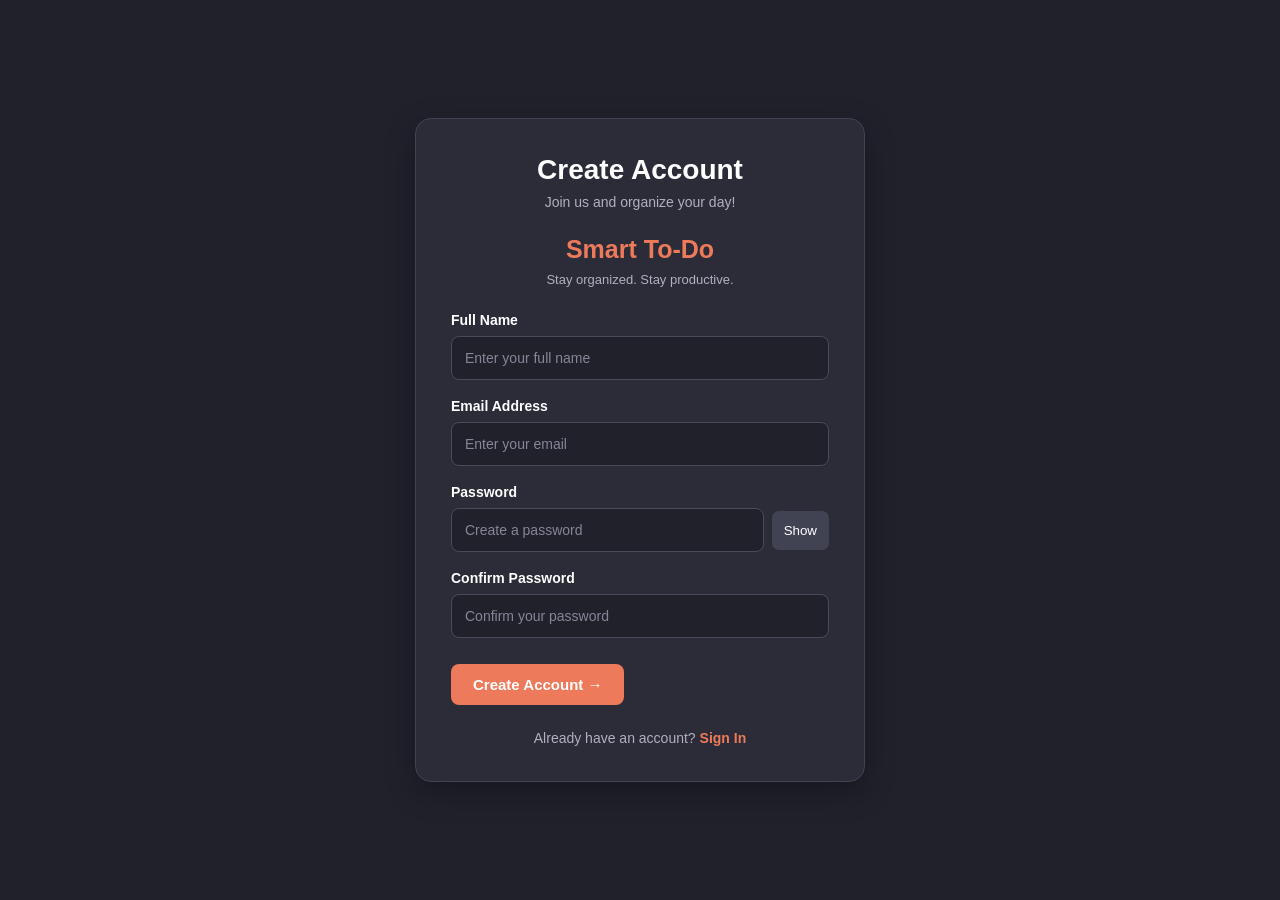
<file: signup.html>
<!DOCTYPE html>
<html lang="en">
<head>
    <meta charset="UTF-8">
    <meta name="viewport" content="width=device-width, initial-scale=1.0">
    <title>Sign Up | Smart To-Do </title>
    <link rel="stylesheet" href="signup.css">
</head>
<body>
    <main class="signup-container">
        <div class="signup-card">
            <!--Signup Heading-->
            <div class="signup-header">
                <h1>Create Account</h1>
                <p>Join us and organize your day!</p>
            </div>
            <!--App Name-->
            <h2>Smart To-Do</h2>
            <p>Stay organized. Stay productive.</p>
            <!--Signup Form-->
            <form id="signupForm">
                <!--Full Name-->
                <div class="input-group">
                    <label for="fullName">Full Name</label>
                    <input type="text" id="fullName" placeholder="Enter your full name" required>
                </div>
                <!--Email-->
                <div class="input-group">
                    <label for="signupEmail">Email Address</label>
                    <input type="email" id="signupEmail" placeholder="Enter your email" required>
                </div>
                <!--Password-->
                <div class="input-group">
                    <label for="signupPassword">Password</label>
                    <div class="input-box">
                        <input type="password" id="signupPassword" placeholder="Create a password" required>
                        <button type="button" id="toggleSignupPassword">Show</button></div>
                </div>
                <!--Confirm Password-->
                <div class="input-group">
                    <label for="confirmPassword">Confirm Password</label>
                    <input type="password" id="confirmPassword" placeholder="Confirm your password" required>
                </div>
                <!--Signup Button-->
                <button type="submit" class="Signup-btn">
                    Create Account →
                </button>
                <!--Message-->
                <p id="signupMessage" aria-live="polite"></p>
            </form>
                    <!--Login Link-->
                    <div class="login-text">
                        <p>
                            Already have an account? <a href="index.html">Sign In</a></p>
                    </div>
        </div>
    </main>
    <script src="signup.js"></script>
</body>
</html>
</file>
<file: signup.css>
* {
    margin: 0;
    padding: 0;
    box-sizing: border-box;
}
body {
    min-height: 100vh;
    display: flex;
    justify-content: center;
    align-items: center;
    padding:  20px;
    font-family: Arial, sans-serif;
    background: #20212B;
    color: #ffffff
}
.signup-container {
    width: 100%;
    max-width: 450px;
}
.signup-card {
    background: #2B2C38;
    padding: 35px;
    border-radius: 16px;
    border: 1px solid #414252;
    box-shadow: 0 10px 30px rgba(0, 0, 0, 0.3);
}
.signup-header {
    text-align:center;
    margin-bottom: 25px;

}
.signup-header h1 {
    font-size: 28px;
    margin-bottom: 8px;
}
.signup-header p {
    color: #B0B1BE;
    font-size: 14px;

}
.signup-card h2 {
    text-align: center;
    color: #ED7A5A;
    font-size: 25px;
    margin-bottom: 8px;
}
.signup-card > p {
    text-align:center;
    color: #B0B1BE;
    font-size: 13px;
    margin-bottom: 25px;

}
.input-group {
    margin-bottom: 18px;
}
.input-group label {
    display: block;
    margin-bottom: 8px;
    font-size: 14px;
    font-weight: 600;

}
.input-group input {
    width: 100%;
    padding: 13px;
    border: 1px solid #484A5A;
    border-radius: 8px;
    outline: none;
    background: #20212B;
    color: #ffffff;
    font-size: 14px;
}
.input-group input:focus {
    border-color: #ED7A5A;
    box-shadow: 0 0 5px rgba(237, 122, 90, 0.3);
}
.input-group input::placeholder {
    color: #858697;

}
.input-box {
    display: flex;
    align-items: center;
    gap: 8px;

}
.input-box input {
    flex: 1;
    min-width: 0;
}
.input-box button {
    padding: 12px;
    border: none;
    border-radius: 7PX;
    background: #414252;
    color: white;
    cursor: pointer;

}
.input-box button:hover {
    background: #55576A;

}

.Signup-btn {
    width: auto;
    padding: 12px 22px;
    margin-top: 8px;
    border: none;
    border-radius: 8px;
    background: #ED7A5A;
    color: #ffffff;
    font-size: 15px;
    font-weight: 600;
    cursor: pointer;
    white-space: nowrap;
    transition: 0.3s ease;
}

.Signup-btn:hover {
    background: #D96546;
    transform: translateY(-2px);
}


#signupMessage {
    text-align: center;
    margin-top: 15px;
    font-size: 14px;
}
.login-text {
    text-align: center;
    margin-top: 25px;
    font-size: 14px;
    color: #B0B1BE;


}
.login-text a {
    color: #ED7A5A;
    text-decoration: none;
    font-weight: bold;
}
.login-text a:hover {
    text-decoration: underline;
}
@media (max-width:480px) {
    .signup-card {
        padding: 25px 20px;
    }
    .signup-header h1 {
        font-size: 24px;
    }
}
</file>
